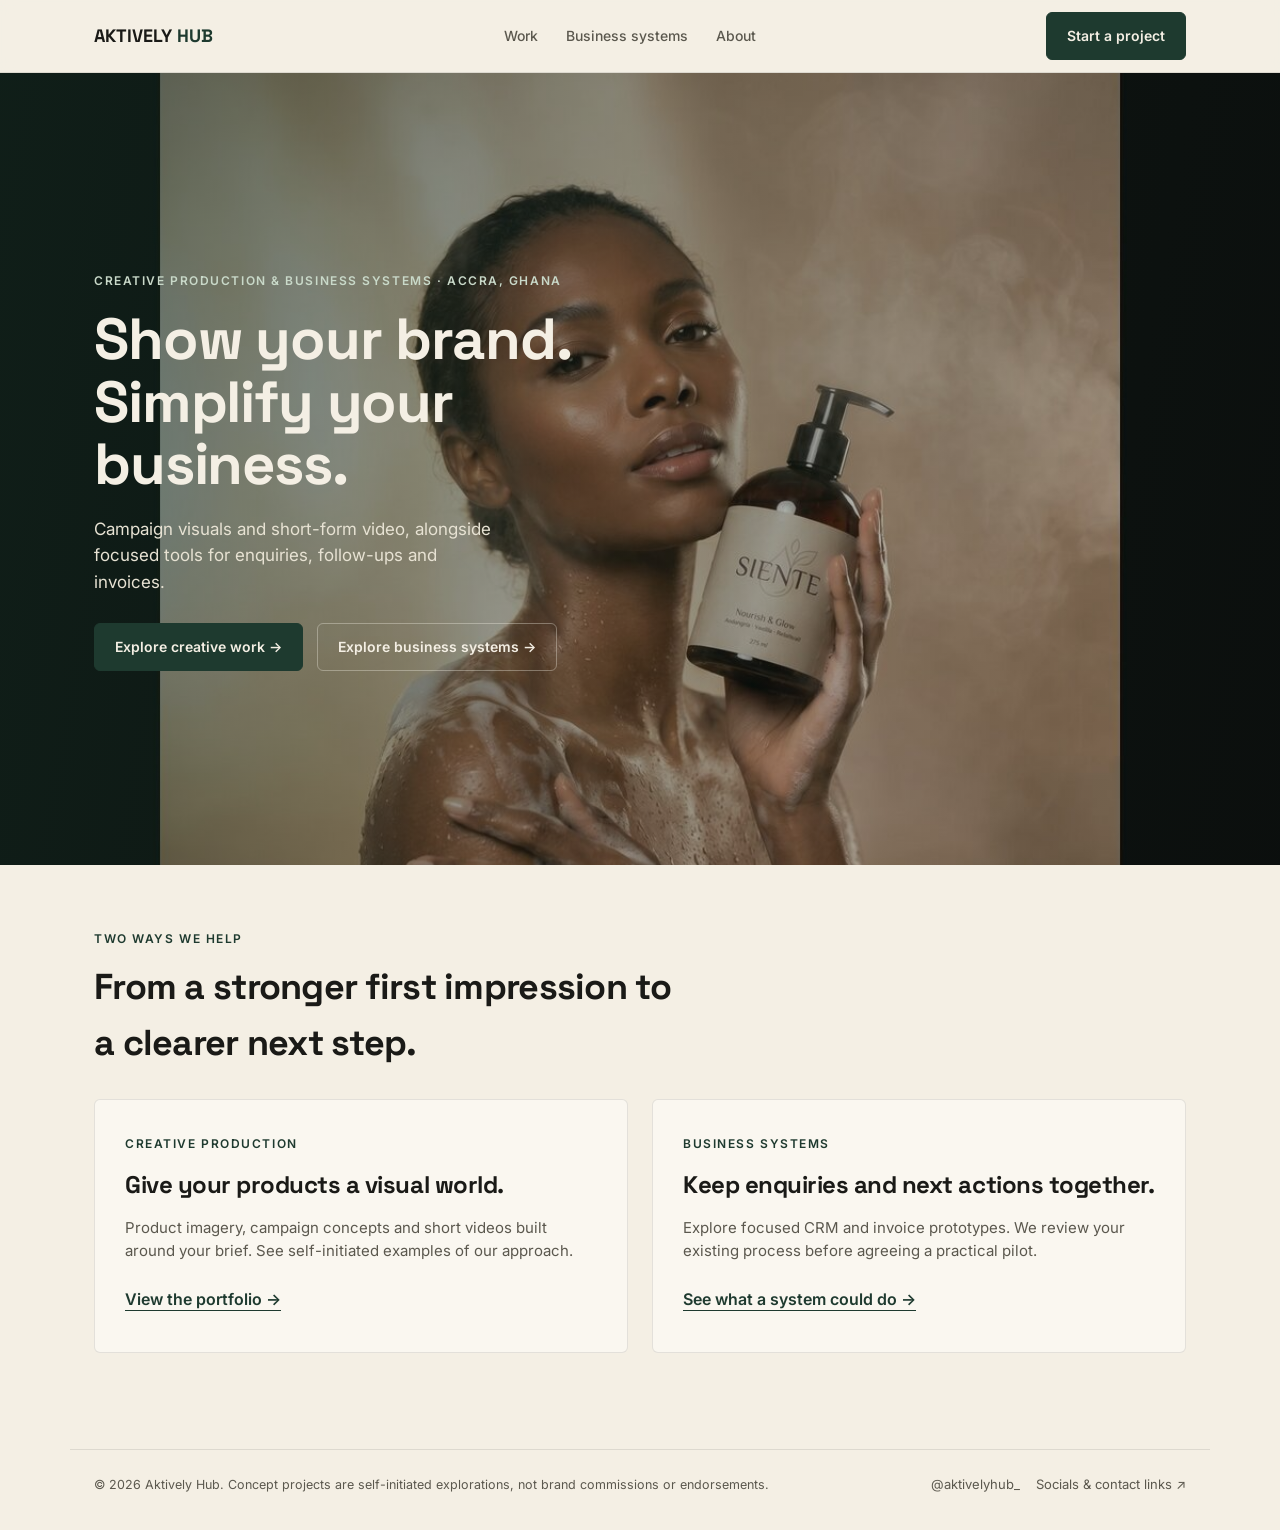
<file: index.html>
<!DOCTYPE html>
<html lang="en">
<head>
<meta charset="UTF-8">
<meta name="viewport" content="width=device-width, initial-scale=1.0">
<title>Aktively Hub — Creative Production & Business Systems</title>
<meta name="description" content="Campaign visuals, short-form video and practical business systems. Aktively Hub is based in Accra, Ghana.">
<link rel="preconnect" href="https://fonts.googleapis.com">
<link rel="preconnect" href="https://fonts.gstatic.com" crossorigin>
<link href="https://fonts.googleapis.com/css2?family=Inter:wght@400;500;600;700;800&family=Space+Grotesk:wght@500;600;700&display=swap" rel="stylesheet">
<link rel="stylesheet" href="assets/style.css?v=20261020b">
</head>
<body>

<header>
  <nav class="wrap">
    <a href="index.html" class="logo">AKTIVELY <span>HUB</span></a>
    <div class="navlinks">
      <a href="work.html">Work</a>
      <a href="systems.html">Business systems</a>
      <a href="about.html">About</a>
    </div>
    <div style="display:flex;align-items:center;gap:12px;">
      <a href="about.html#contact" class="btn navcta">Start a project</a>
      <button class="menu-toggle" id="menuToggle" aria-label="Menu" aria-controls="mobileMenu" aria-expanded="false">
        <svg width="22" height="22" viewBox="0 0 24 24" fill="none"><path d="M3 6h18M3 12h18M3 18h18" stroke="currentColor" stroke-width="2" stroke-linecap="round"/></svg>
      </button>
    </div>
  </nav>
  <div class="mobile-menu" id="mobileMenu">
    <a href="work.html">Work</a>
    <a href="systems.html">Business systems</a>
      <a href="about.html">About</a>
    <a href="about.html#contact">Start a project</a>
  </div>
</header>

<section class="hero">
  <div class="hero-bg"><img src="assets/siente-woman.jpg" alt="Siente campaign portrait"></div>
  <div class="wrap hero-inner">
    <span class="eyebrow">Creative production &amp; business systems · Accra, Ghana</span>
    <h1>Show your brand. Simplify your business.</h1>
    <p>Campaign visuals and short-form video, alongside focused tools for enquiries, follow-ups and invoices.</p>
    <div class="hero-actions">
      <a href="work.html" class="btn">Explore creative work →</a>
      <a href="systems.html" class="btn ghost">Explore business systems →</a>
    </div>
  </div>
</section>


<section class="wrap" aria-labelledby="offers-title">
  <div class="section-head"><span class="eyebrow">Two ways we help</span><h2 id="offers-title">From a stronger first impression to a clearer next step.</h2></div>
  <div class="offer-grid">
    <article class="offer-card"><span class="eyebrow">Creative production</span><h3>Give your products a visual world.</h3><p>Product imagery, campaign concepts and short videos built around your brief. See self-initiated examples of our approach.</p><a class="text-link" href="work.html">View the portfolio →</a></article>
    <article class="offer-card"><span class="eyebrow">Business systems</span><h3>Keep enquiries and next actions together.</h3><p>Explore focused CRM and invoice prototypes. We review your existing process before agreeing a practical pilot.</p><a class="text-link" href="systems.html">See what a system could do →</a></article>
  </div>
</section>

<footer>
  <div class="wrap footer-grid">
    <div class="foot-copy">© <span id="year"></span> Aktively Hub. Concept projects are self-initiated explorations, not brand commissions or endorsements.</div>
    <div class="socials">
      <a href="https://www.instagram.com/aktivelyhub_/" target="_blank" rel="noopener noreferrer">@aktivelyhub_</a>
      <a href="https://linktr.ee/aktivelyhub" target="_blank" rel="noopener noreferrer">Socials &amp; contact links ↗</a>
    </div>
  </div>
</footer>

<script src="assets/main.js?v=20261020b"></script>
</body>
</html>
</file>
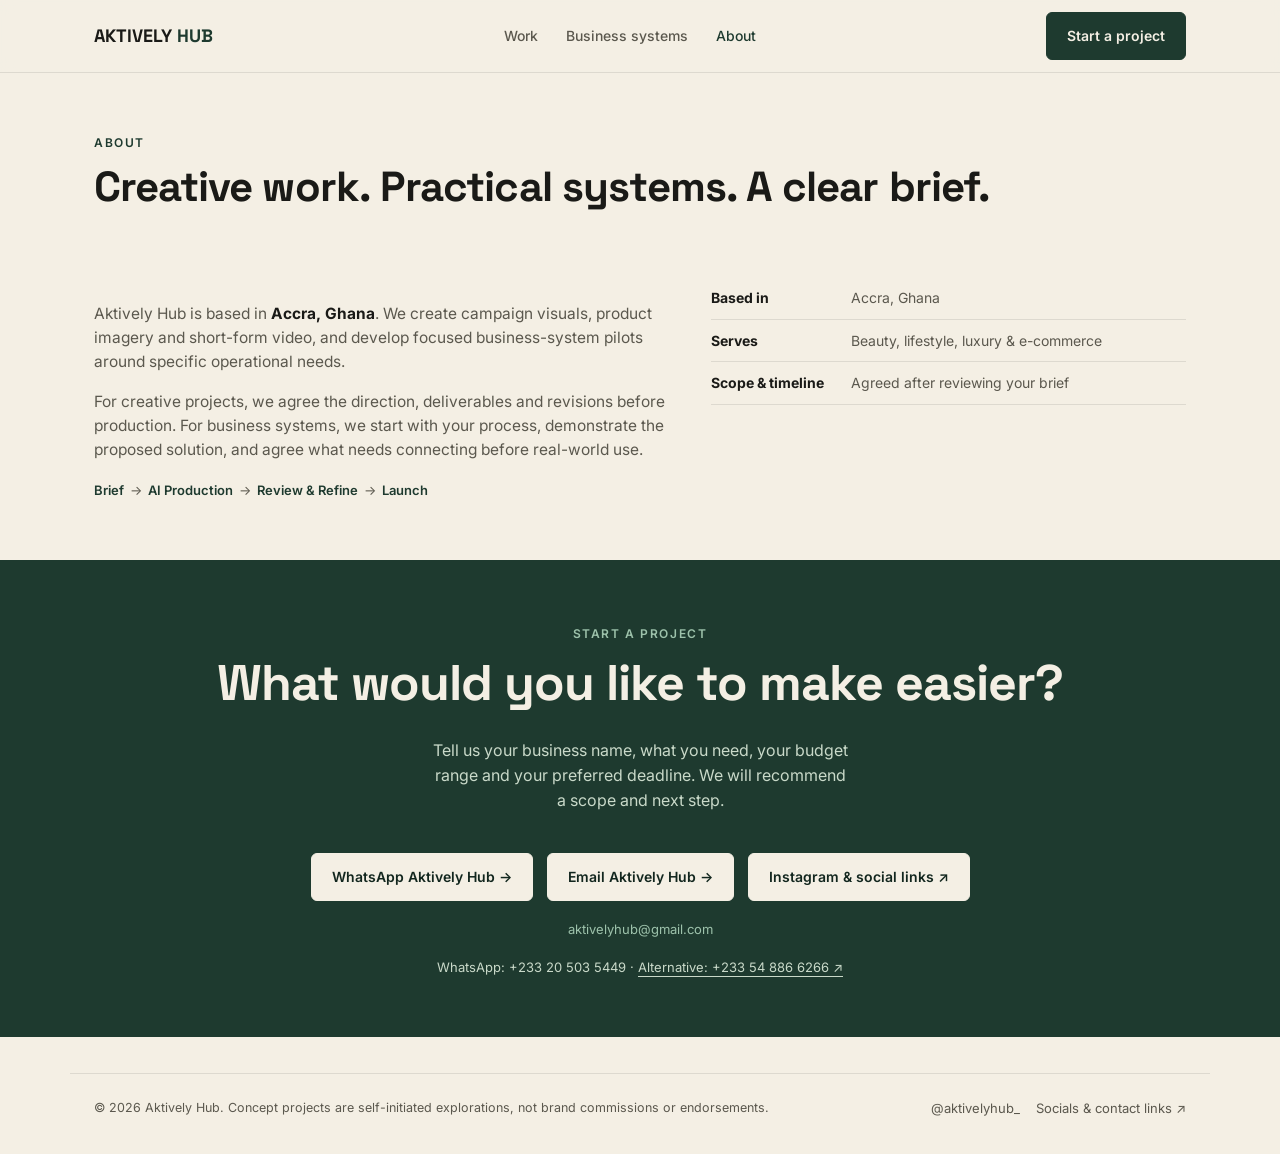
<file: about.html>
<!DOCTYPE html>
<html lang="en">
<head>
<meta charset="UTF-8">
<meta name="viewport" content="width=device-width, initial-scale=1.0">
<title>About &amp; Contact — Aktively Hub</title>
<meta name="description" content="Aktively Hub is an AI-powered creative agency based in Accra, Ghana, serving beauty, lifestyle, luxury, and e-commerce brands.">
<link rel="preconnect" href="https://fonts.googleapis.com">
<link rel="preconnect" href="https://fonts.gstatic.com" crossorigin>
<link href="https://fonts.googleapis.com/css2?family=Inter:wght@400;500;600;700;800&family=Space+Grotesk:wght@500;600;700&display=swap" rel="stylesheet">
<link rel="stylesheet" href="assets/style.css?v=20261020b">
</head>
<body>

<header>
  <nav class="wrap">
    <a href="index.html" class="logo">AKTIVELY <span>HUB</span></a>
    <div class="navlinks">
      <a href="work.html">Work</a>
      <a href="systems.html">Business systems</a>
      <a href="about.html" class="active">About</a>
    </div>
    <div style="display:flex;align-items:center;gap:12px;">
      <a href="about.html#contact" class="btn navcta">Start a project</a>
      <button class="menu-toggle" id="menuToggle" aria-label="Menu" aria-controls="mobileMenu" aria-expanded="false">
        <svg width="22" height="22" viewBox="0 0 24 24" fill="none"><path d="M3 6h18M3 12h18M3 18h18" stroke="currentColor" stroke-width="2" stroke-linecap="round"/></svg>
      </button>
    </div>
  </nav>
  <div class="mobile-menu" id="mobileMenu">
    <a href="work.html">Work</a>
    <a href="systems.html">Business systems</a>
      <a href="about.html">About</a>
    <a href="about.html#contact">Start a project</a>
  </div>
</header>

<div class="wrap page-head">
  <span class="eyebrow">About</span>
  <h1>Creative work. Practical systems. A clear brief.</h1>
</div>

<section id="about">
  <div class="wrap about-grid">
    <div class="about-copy reveal">
      <p>Aktively Hub is based in <b>Accra, Ghana</b>. We create campaign visuals, product imagery and short-form video, and develop focused business-system pilots around specific operational needs.</p>
      <p>For creative projects, we agree the direction, deliverables and revisions before production. For business systems, we start with your process, demonstrate the proposed solution, and agree what needs connecting before real-world use.</p>
      <div class="flow">
        <span>Brief</span><span class="sep">→</span><span>AI Production</span><span class="sep">→</span><span>Review &amp; Refine</span><span class="sep">→</span><span>Launch</span>
      </div>
    </div>
    <ul class="facts reveal">
      <li><b>Based in</b> Accra, Ghana</li>
      <li><b>Serves</b> Beauty, lifestyle, luxury &amp; e-commerce</li>
      <li><b>Scope &amp; timeline</b> Agreed after reviewing your brief</li>
    </ul>
  </div>
</section>

<section class="contact" id="contact">
  <div class="wrap">
    <span class="eyebrow" style="color:#9dc2ab;">Start a project</span>
    <h2>What would you like to make easier?</h2>
    <p>Tell us your business name, what you need, your budget range and your preferred deadline. We will recommend a scope and next step.</p>
    <a href="https://wa.me/233205035449?text=Hi%20Aktively%20Hub%2C%20I%27d%20like%20to%20discuss%20a%20project." class="btn" target="_blank" rel="noopener noreferrer">WhatsApp Aktively Hub →</a>
    <a href="mailto:aktivelyhub@gmail.com?subject=Aktively%20Hub%20project%20enquiry" class="btn contact-secondary">Email Aktively Hub →</a>
    <a href="https://linktr.ee/aktivelyhub" class="btn contact-secondary" target="_blank" rel="noopener noreferrer">Instagram &amp; social links ↗</a>
    <span class="contact-email">aktivelyhub@gmail.com</span>
    <p class="contact-alternative">WhatsApp: +233 20 503 5449 · <a href="https://wa.me/233548866266" target="_blank" rel="noopener noreferrer">Alternative: +233 54 886 6266 ↗</a></p>
  </div>
</section>

<footer>
  <div class="wrap footer-grid">
    <div class="foot-copy">© <span id="year"></span> Aktively Hub. Concept projects are self-initiated explorations, not brand commissions or endorsements.</div>
    <div class="socials">
      <a href="https://www.instagram.com/aktivelyhub_/" target="_blank" rel="noopener noreferrer">@aktivelyhub_</a>
      <a href="https://linktr.ee/aktivelyhub" target="_blank" rel="noopener noreferrer">Socials &amp; contact links ↗</a>
    </div>
  </div>
</footer>

<script src="assets/main.js?v=20261020b"></script>
</body>
</html>
</file>
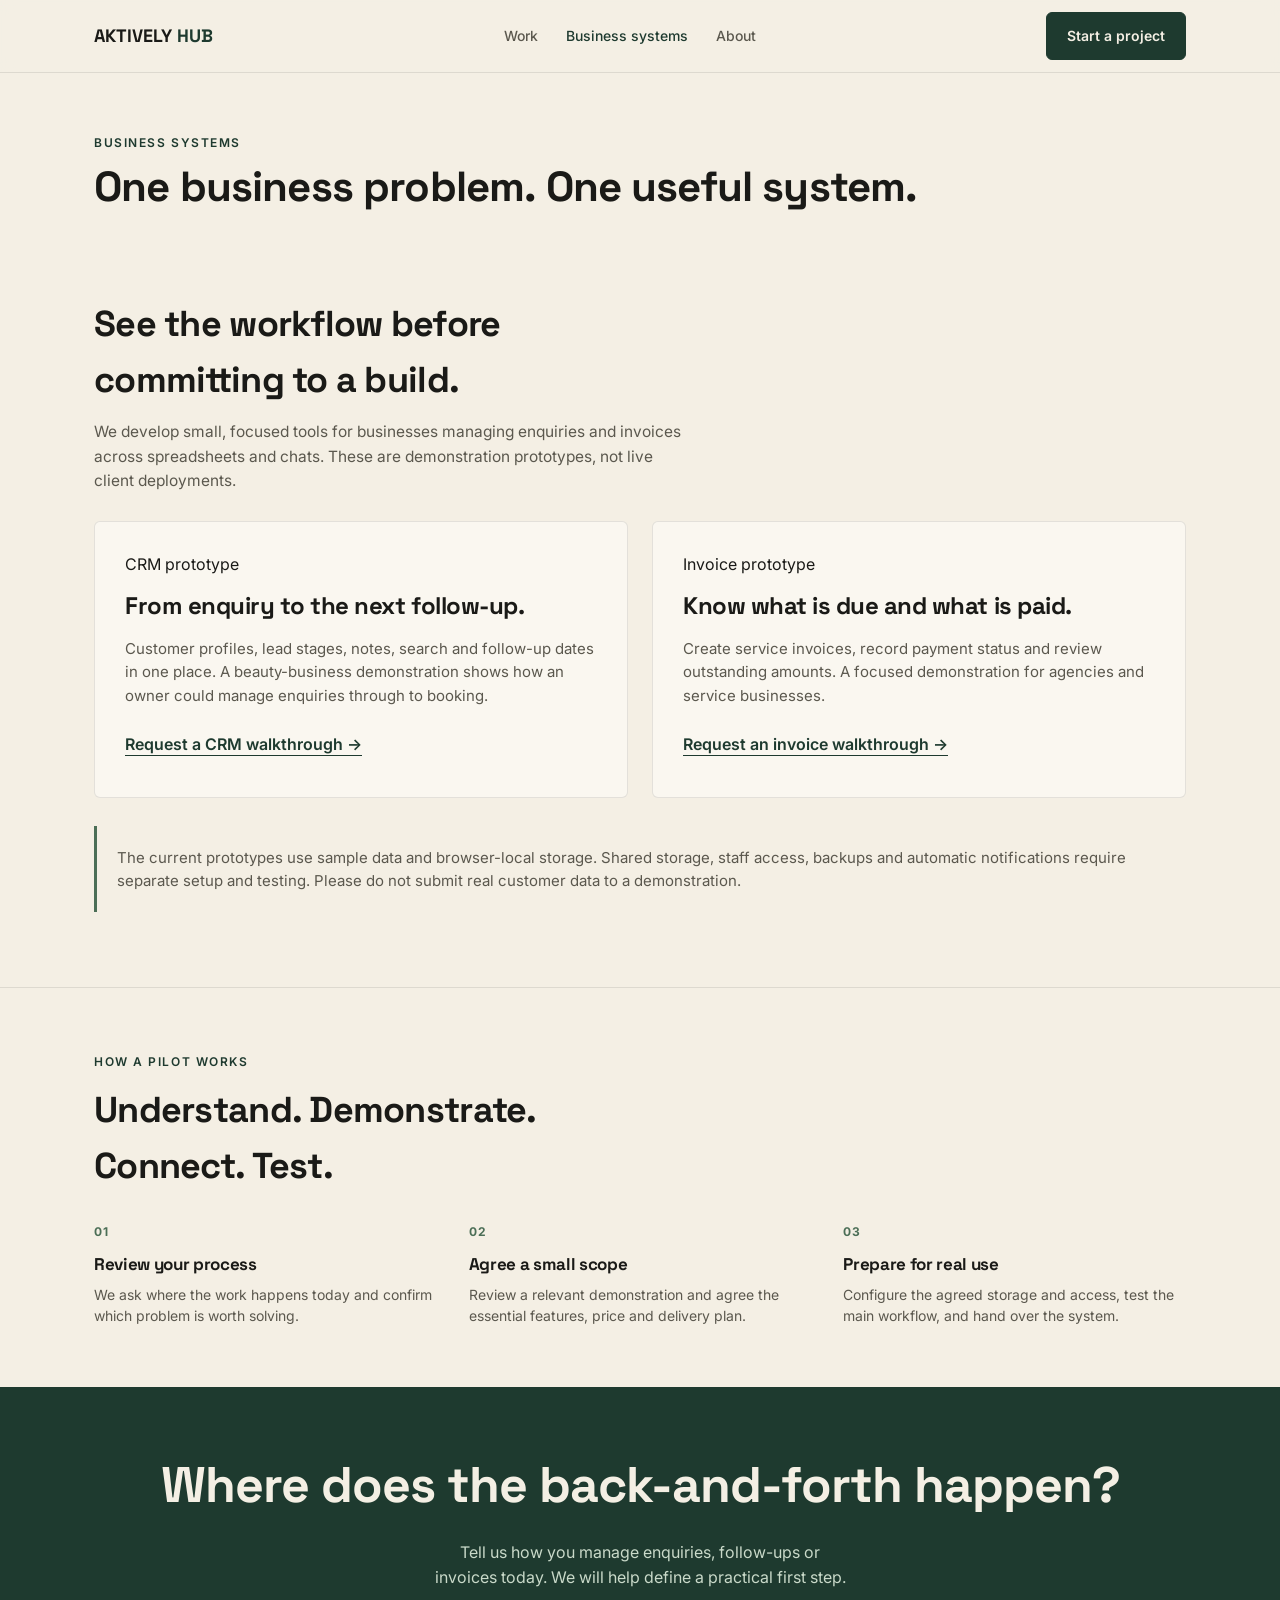
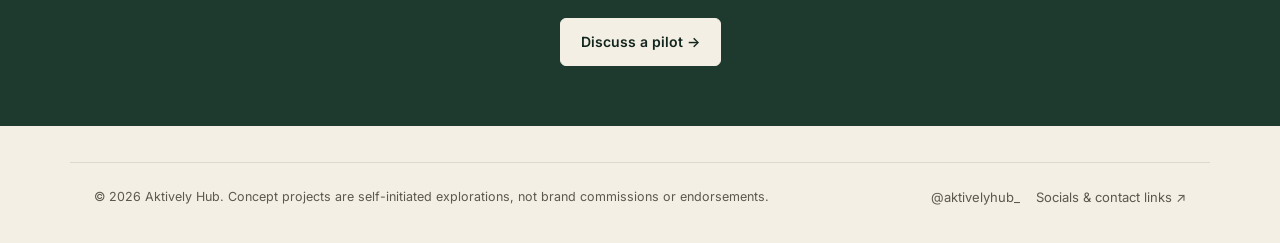
<file: systems.html>
<!DOCTYPE html>
<html lang="en">
<head>
<meta charset="UTF-8">
<meta name="viewport" content="width=device-width, initial-scale=1.0">
<title>Business Systems — Aktively Hub</title>
<meta name="description" content="Explore focused CRM and invoice prototypes from Aktively Hub in Accra. Start with one workflow and a scoped pilot.">
<link rel="preconnect" href="https://fonts.googleapis.com">
<link rel="preconnect" href="https://fonts.gstatic.com" crossorigin>
<link href="https://fonts.googleapis.com/css2?family=Inter:wght@400;500;600;700;800&family=Space+Grotesk:wght@500;600;700&display=swap" rel="stylesheet">
<link rel="stylesheet" href="assets/style.css?v=20261020b">
</head>
<body>

<header>
  <nav class="wrap">
    <a href="index.html" class="logo">AKTIVELY <span>HUB</span></a>
    <div class="navlinks">
      <a href="work.html">Work</a>
      <a href="systems.html" class="active">Business systems</a>
      <a href="about.html" >About</a>
    </div>
    <div style="display:flex;align-items:center;gap:12px;">
      <a href="about.html#contact" class="btn navcta">Start a project</a>
      <button class="menu-toggle" id="menuToggle" aria-label="Menu" aria-controls="mobileMenu" aria-expanded="false">
        <svg width="22" height="22" viewBox="0 0 24 24" fill="none"><path d="M3 6h18M3 12h18M3 18h18" stroke="currentColor" stroke-width="2" stroke-linecap="round"/></svg>
      </button>
    </div>
  </nav>
  <div class="mobile-menu" id="mobileMenu">
    <a href="work.html">Work</a>
    <a href="systems.html" class="active">Business systems</a>
      <a href="about.html">About</a>
    <a href="about.html#contact">Start a project</a>
  </div>
</header>

<div class="wrap page-head"><span class="eyebrow">Business systems</span><h1>One business problem. One useful system.</h1></div>
<section class="wrap">
  <div class="section-head"><h2>See the workflow before committing to a build.</h2><p>We develop small, focused tools for businesses managing enquiries and invoices across spreadsheets and chats. These are demonstration prototypes, not live client deployments.</p></div>
  <div class="offer-grid">
    <article class="offer-card"><span class="tag">CRM prototype</span><h3>From enquiry to the next follow-up.</h3><p>Customer profiles, lead stages, notes, search and follow-up dates in one place. A beauty-business demonstration shows how an owner could manage enquiries through to booking.</p><a class="text-link" href="mailto:aktivelyhub@gmail.com?subject=CRM%20demo%20request">Request a CRM walkthrough →</a></article>
    <article class="offer-card"><span class="tag">Invoice prototype</span><h3>Know what is due and what is paid.</h3><p>Create service invoices, record payment status and review outstanding amounts. A focused demonstration for agencies and service businesses.</p><a class="text-link" href="mailto:aktivelyhub@gmail.com?subject=Invoice%20demo%20request">Request an invoice walkthrough →</a></article>
  </div>
  <p class="demo-note">The current prototypes use sample data and browser-local storage. Shared storage, staff access, backups and automatic notifications require separate setup and testing. Please do not submit real customer data to a demonstration.</p>
</section>
<section class="services"><div class="wrap"><div class="section-head"><span class="eyebrow">How a pilot works</span><h2>Understand. Demonstrate. Connect. Test.</h2></div><div class="services-row">
  <article class="service-item"><div class="num">01</div><h3>Review your process</h3><p>We ask where the work happens today and confirm which problem is worth solving.</p></article>
  <article class="service-item"><div class="num">02</div><h3>Agree a small scope</h3><p>Review a relevant demonstration and agree the essential features, price and delivery plan.</p></article>
  <article class="service-item"><div class="num">03</div><h3>Prepare for real use</h3><p>Configure the agreed storage and access, test the main workflow, and hand over the system.</p></article>
</div></div></section>
<section class="contact"><div class="wrap"><h2>Where does the back-and-forth happen?</h2><p>Tell us how you manage enquiries, follow-ups or invoices today. We will help define a practical first step.</p><a class="btn" href="about.html#contact">Discuss a pilot →</a></div></section>
<footer>
  <div class="wrap footer-grid">
    <div class="foot-copy">© <span id="year"></span> Aktively Hub. Concept projects are self-initiated explorations, not brand commissions or endorsements.</div>
    <div class="socials">
      <a href="https://www.instagram.com/aktivelyhub_/" target="_blank" rel="noopener noreferrer">@aktivelyhub_</a>
      <a href="https://linktr.ee/aktivelyhub" target="_blank" rel="noopener noreferrer">Socials &amp; contact links ↗</a>
    </div>
  </div>
</footer>

<script src="assets/main.js?v=20261020b"></script>
</body>
</html>
</file>
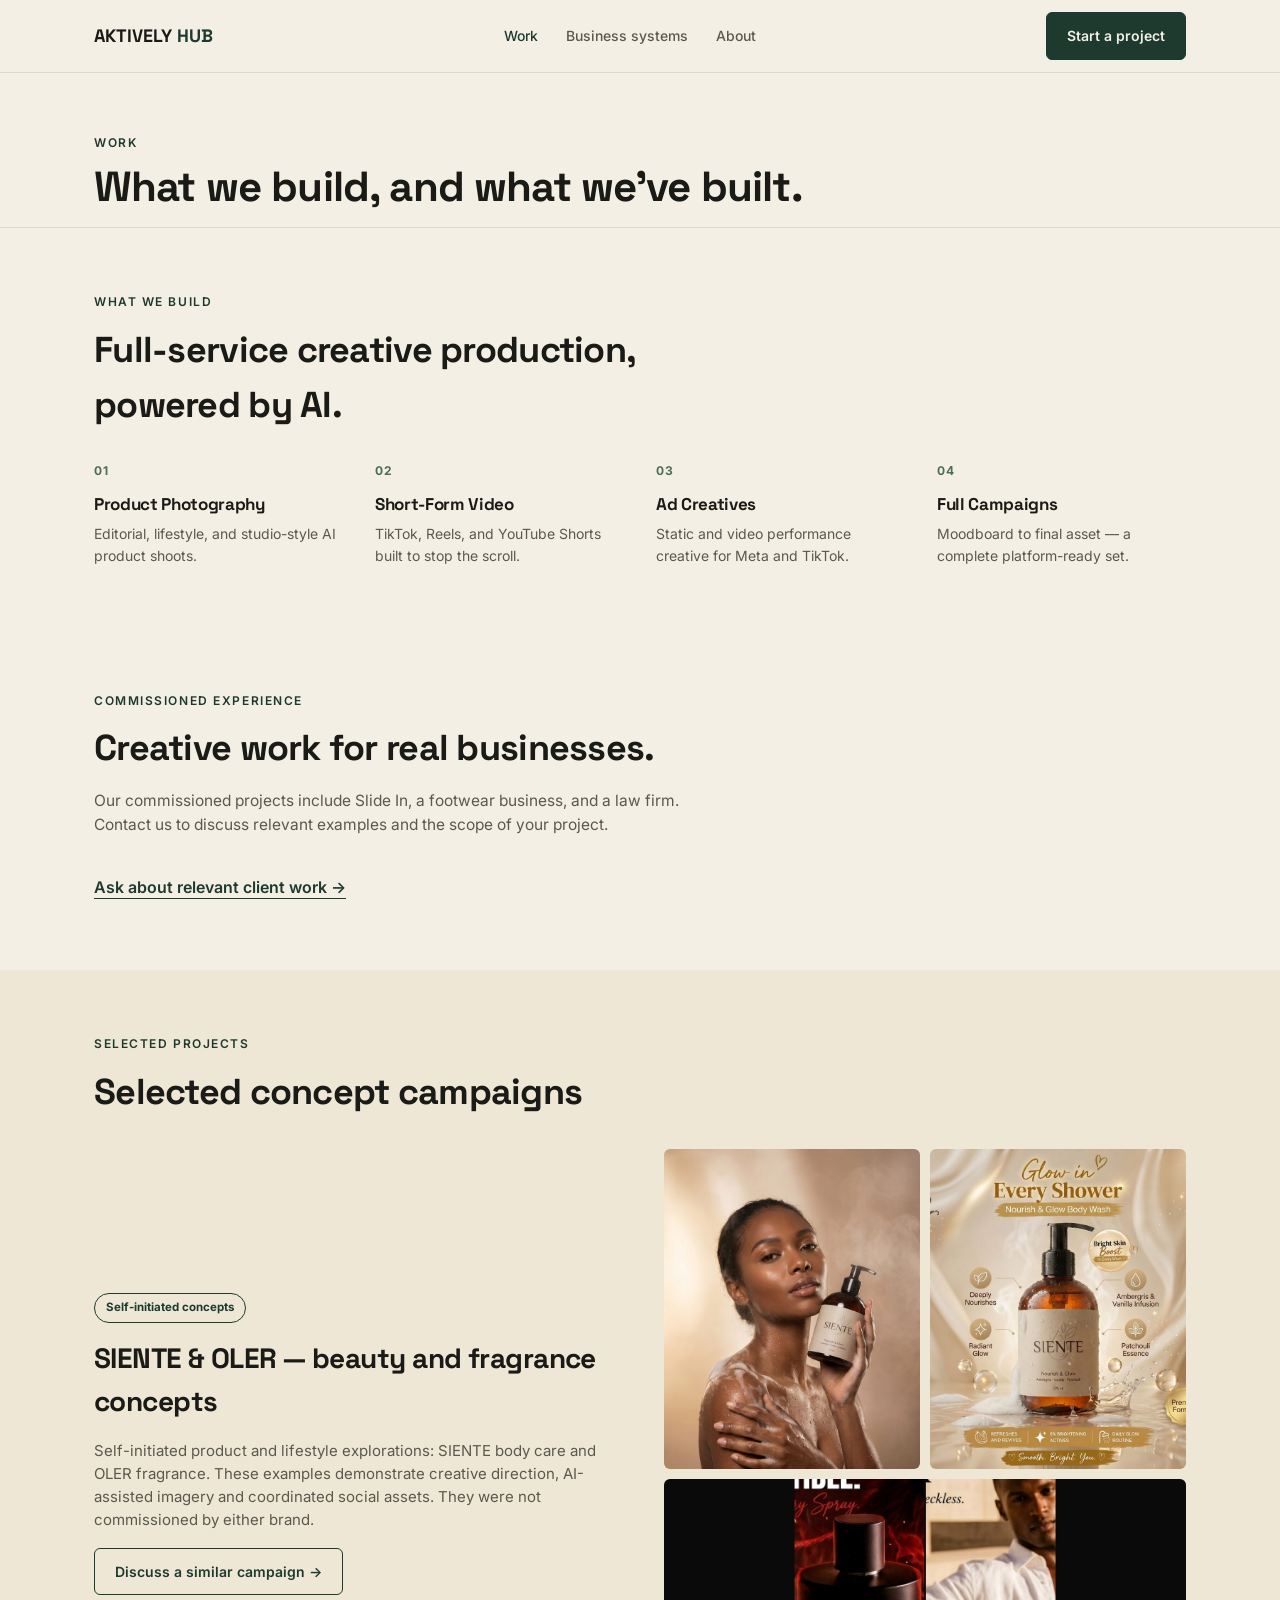
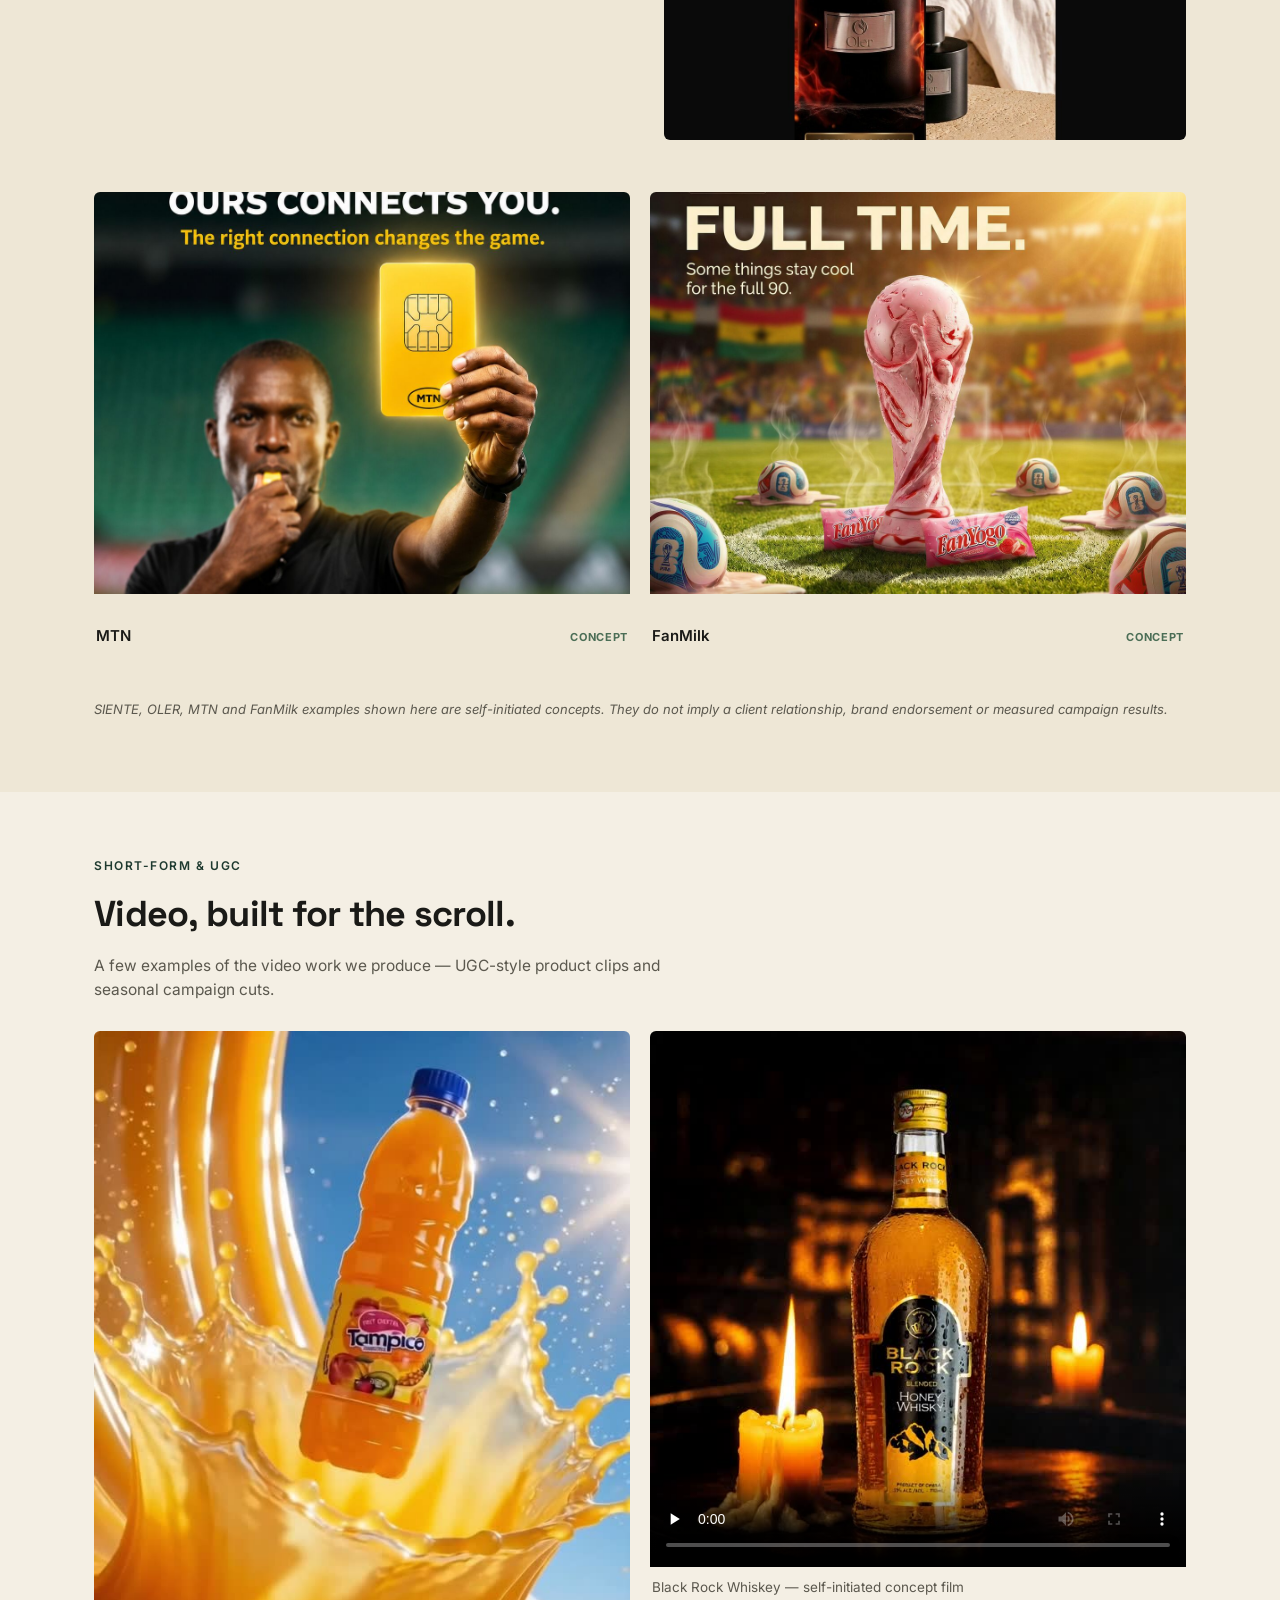
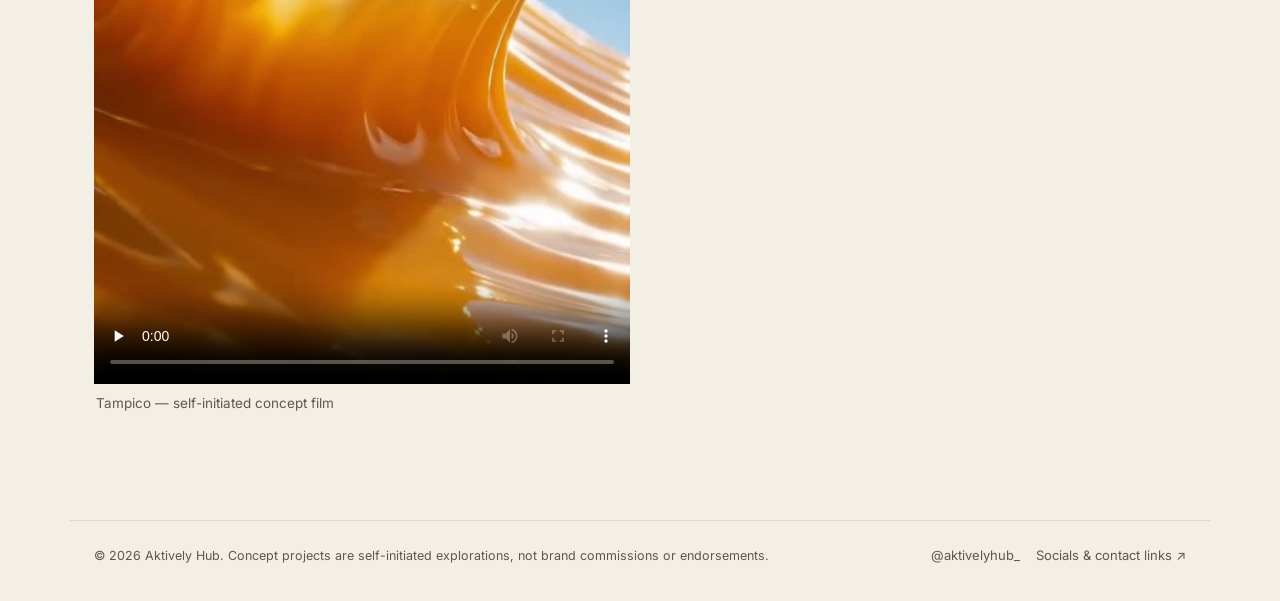
<file: work.html>
<!DOCTYPE html>
<html lang="en">
<head>
<meta charset="UTF-8">
<meta name="viewport" content="width=device-width, initial-scale=1.0">
<title>Work &amp; Services — Aktively Hub</title>
<meta name="description" content="Product photography, short-form video, ad creatives, and full campaigns from Aktively Hub — clearly labelled concept campaigns and our creative services.">
<link rel="preconnect" href="https://fonts.googleapis.com">
<link rel="preconnect" href="https://fonts.gstatic.com" crossorigin>
<link href="https://fonts.googleapis.com/css2?family=Inter:wght@400;500;600;700;800&family=Space+Grotesk:wght@500;600;700&display=swap" rel="stylesheet">
<link rel="stylesheet" href="assets/style.css?v=20261020b">
</head>
<body>

<header>
  <nav class="wrap">
    <a href="index.html" class="logo">AKTIVELY <span>HUB</span></a>
    <div class="navlinks">
      <a href="work.html" class="active">Work</a>
      <a href="systems.html">Business systems</a>
      <a href="about.html">About</a>
    </div>
    <div style="display:flex;align-items:center;gap:12px;">
      <a href="about.html#contact" class="btn navcta">Start a project</a>
      <button class="menu-toggle" id="menuToggle" aria-label="Menu" aria-controls="mobileMenu" aria-expanded="false">
        <svg width="22" height="22" viewBox="0 0 24 24" fill="none"><path d="M3 6h18M3 12h18M3 18h18" stroke="currentColor" stroke-width="2" stroke-linecap="round"/></svg>
      </button>
    </div>
  </nav>
  <div class="mobile-menu" id="mobileMenu">
    <a href="work.html">Work</a>
    <a href="systems.html">Business systems</a>
      <a href="about.html">About</a>
    <a href="about.html#contact">Start a project</a>
  </div>
</header>

<div class="wrap page-head">
  <span class="eyebrow">Work</span>
  <h1>What we build, and what we've built.</h1>
</div>

<section class="services" id="services">
  <div class="wrap">
    <div class="section-head reveal">
      <span class="eyebrow">What we build</span>
      <h2>Full-service creative production, powered by AI.</h2>
    </div>
    <div class="services-row reveal">
      <div class="service-item">
        <div class="num">01</div>
        <h3>Product Photography</h3>
        <p>Editorial, lifestyle, and studio-style AI product shoots.</p>
      </div>
      <div class="service-item">
        <div class="num">02</div>
        <h3>Short-Form Video</h3>
        <p>TikTok, Reels, and YouTube Shorts built to stop the scroll.</p>
      </div>
      <div class="service-item">
        <div class="num">03</div>
        <h3>Ad Creatives</h3>
        <p>Static and video performance creative for Meta and TikTok.</p>
      </div>
      <div class="service-item">
        <div class="num">04</div>
        <h3>Full Campaigns</h3>
        <p>Moodboard to final asset — a complete platform-ready set.</p>
      </div>
    </div>
  </div>
</section>

<section class="wrap" aria-labelledby="commissions-title">
  <div class="section-head"><span class="eyebrow">Commissioned experience</span><h2 id="commissions-title">Creative work for real businesses.</h2><p>Our commissioned projects include Slide In, a footwear business, and a law firm. Contact us to discuss relevant examples and the scope of your project.</p></div>
  <a class="text-link" href="about.html#contact">Ask about relevant client work →</a>
</section>
<section class="work" id="work">
  <div class="wrap">
    <div class="section-head reveal">
      <span class="eyebrow">Selected Projects</span>
      <h2>Selected concept campaigns</h2>
    </div>

    <div class="featured reveal">
      <div class="featured-copy">
        <span class="tag">Self-initiated concepts</span>
        <h3>SIENTE &amp; OLER — beauty and fragrance concepts</h3>
        <p>Self-initiated product and lifestyle explorations: SIENTE body care and OLER fragrance. These examples demonstrate creative direction, AI-assisted imagery and coordinated social assets. They were not commissioned by either brand.</p>
        <a href="about.html#contact" class="btn ghost" style="border-color:var(--forest);color:var(--forest);">Discuss a similar campaign →</a>
      </div>
      <div class="featured-media">
        <img src="assets/siente-woman.jpg" alt="Siente campaign lifestyle photography">
        <img src="assets/siente-product.jpg" alt="Siente product photography">
        <img class="full" src="assets/oler-collage.jpg" alt="Oler fragrance campaign collage">
      </div>
    </div>

    <div class="concept-row reveal">
      <div class="concept-card">
        <img src="assets/mtn-hattrick.jpg" alt="MTN concept campaign">
        <div class="concept-cap"><h4>MTN</h4><span>Concept</span></div>
      </div>
      <div class="concept-card">
        <img src="assets/fanmilk-worldcup.jpg" alt="FanMilk concept campaign">
        <div class="concept-cap"><h4>FanMilk</h4><span>Concept</span></div>
      </div>
    </div>
    <p class="caveat reveal" style="margin-top:22px;">SIENTE, OLER, MTN and FanMilk examples shown here are self-initiated concepts. They do not imply a client relationship, brand endorsement or measured campaign results.</p>
  </div>
</section>

<section id="reel">
  <div class="wrap">
    <div class="section-head reveal">
      <span class="eyebrow">Short-Form &amp; UGC</span>
      <h2>Video, built for the scroll.</h2>
      <p>A few examples of the video work we produce — UGC-style product clips and seasonal campaign cuts.</p>
    </div>
    <div class="reel-row reveal">
      <div class="reel-card">
        <video aria-label="Tampico concept film" controls playsinline preload="none" poster="assets/video-tampico-poster.jpg">
          <source src="video-tampico.mp4" type="video/mp4">
        </video>
        <div class="reel-cap">Tampico — self-initiated concept film</div>
      </div>
      <div class="reel-card square">
        <video aria-label="Black Rock concept film" controls playsinline preload="none" poster="assets/video-malt-poster.jpg">
          <source src="assets/video-malt.mp4" type="video/mp4">
        </video>
        <div class="reel-cap">Black Rock Whiskey — self-initiated concept film</div>
      </div>
    </div>
  </div>
</section>

<footer>
  <div class="wrap footer-grid">
    <div class="foot-copy">© <span id="year"></span> Aktively Hub. Concept projects are self-initiated explorations, not brand commissions or endorsements.</div>
    <div class="socials">
      <a href="https://www.instagram.com/aktivelyhub_/" target="_blank" rel="noopener noreferrer">@aktivelyhub_</a>
      <a href="https://linktr.ee/aktivelyhub" target="_blank" rel="noopener noreferrer">Socials &amp; contact links ↗</a>
    </div>
  </div>
</footer>

<script src="assets/main.js?v=20261020b"></script>
</body>
</html>
</file>
<file: assets/style.css>
:root{
  --ivory:#f4efe4;
  --forest:#1e3a2f;
  --forest-deep:#12261e;
  --moss:#4b6e56;
  --ink:#1a1a17;
  --ink-soft:#5b584e;
  --line: rgba(26,26,23,0.10);
  --radius: 6px;
  --maxw: 1140px;
}
*{box-sizing:border-box;}
html{scroll-behavior:smooth;}
body{
  margin:0;
  font-family:'Inter',-apple-system,sans-serif;
  background:var(--ivory);
  color:var(--ink);
  line-height:1.55;
  -webkit-font-smoothing:antialiased;
}
h1,h2,h3,.display{
  font-family:'Space Grotesk','Inter',sans-serif;
  font-weight:700;
  letter-spacing:-0.02em;
  margin:0;
}
a{color:inherit;text-decoration:none;}
img{max-width:100%;display:block;}
.wrap{max-width:var(--maxw);margin:0 auto;padding:0 24px;}
.eyebrow{
  font-size:12px;font-weight:600;letter-spacing:0.13em;
  text-transform:uppercase;color:var(--forest);
}
.caveat{font-size:13px;color:var(--ink-soft);font-style:italic;}

/* NAV */
header{
  position:sticky;top:0;z-index:100;
  background:rgba(244,239,228,0.92);
  backdrop-filter:blur(8px);
  border-bottom:1px solid var(--line);
}
nav.wrap{display:flex;align-items:center;justify-content:space-between;height:72px;}
.logo{font-family:'Space Grotesk',sans-serif;font-weight:700;font-size:18px;}
.logo span{color:var(--forest);}
.navlinks{display:none;gap:28px;align-items:center;}
@media(min-width:860px){.navlinks{display:flex;}}
.navlinks a{font-size:14px;font-weight:500;color:var(--ink-soft);transition:color .2s;}
.navlinks a:hover, .navlinks a.active{color:var(--forest);}
.btn{
  display:inline-flex;align-items:center;gap:8px;padding:12px 20px;
  background:var(--forest);color:var(--ivory);border-radius:var(--radius);
  font-size:14px;font-weight:600;transition:background .2s, transform .2s;
  border:1px solid var(--forest);
}
.btn:hover{background:var(--forest-deep);transform:translateY(-1px);}
.btn.ghost{background:transparent;color:var(--ink);border:1px solid var(--line);}
.btn.ghost:hover{border-color:var(--forest);color:var(--forest);}
.navcta{display:none;}
@media(min-width:860px){.navcta{display:inline-flex;}}
.menu-toggle{display:flex;background:none;border:none;cursor:pointer;padding:8px;}
@media(min-width:860px){.menu-toggle{display:none;}}
.mobile-menu{display:none;flex-direction:column;background:var(--ivory);border-bottom:1px solid var(--line);}
.mobile-menu.open{display:flex;}
.mobile-menu a{padding:14px 24px;border-top:1px solid var(--line);font-weight:500;}
@media(min-width:860px){.mobile-menu{display:none !important;}}

/* HERO (index only) */
.hero{position:relative;overflow:hidden;min-height:88vh;display:flex;align-items:center;}
.hero-bg{position:absolute;inset:0;}
.hero-bg img{width:100%;height:100%;object-fit:cover;object-position:center 20%;}
.hero-bg::after{
  content:'';position:absolute;inset:0;
  background:linear-gradient(100deg, rgba(18,38,30,0.72) 0%, rgba(18,38,30,0.42) 45%, rgba(18,38,30,0.18) 100%);
}
.hero-inner{position:relative;z-index:2;color:var(--ivory);padding:48px 0;width:100%;}
.hero-inner .eyebrow{color:#c9d9c9;}
.hero h1{font-size:clamp(32px,5.2vw,58px);line-height:1.08;margin:16px 0 20px;max-width:13ch;}
.hero p{font-size:clamp(15px,1.5vw,17px);max-width:38ch;color:#e7e2d3;margin-bottom:28px;}
.hero-actions{display:flex;gap:14px;flex-wrap:wrap;align-items:center;}
.hero .btn.ghost{border-color:rgba(244,239,228,0.35);color:var(--ivory);}
.hero .btn.ghost:hover{border-color:var(--ivory);}

/* PAGE HERO (small header for inner pages) */
.page-head{padding:56px 0 8px;}
.page-head .eyebrow{margin-bottom:10px;}
.page-head h1{font-size:clamp(28px,4vw,42px);}

section{padding:60px 0;}
.section-head{max-width:600px;margin-bottom:28px;}
.section-head h2{font-size:clamp(26px,3.6vw,36px);margin-top:10px;}
.section-head p{color:var(--ink-soft);margin-top:12px;font-size:15.5px;}

/* SERVICES */
.services{border-top:1px solid var(--line);}
.services-row{
  display:grid;grid-template-columns:repeat(auto-fit,minmax(220px,1fr));
  gap:32px;
}
.service-item .num{font-size:12px;font-weight:700;color:var(--moss);letter-spacing:0.08em;}
.service-item h3{font-size:17px;margin:10px 0 6px;}
.service-item p{font-size:14px;color:var(--ink-soft);margin:0;}

/* WORK */
.work{background:#eee7d6;}
.featured{display:grid;grid-template-columns:1fr;gap:32px;align-items:center;margin-bottom:52px;}
@media(min-width:900px){.featured{grid-template-columns:1fr 1fr;gap:48px;}}
.featured-copy .tag{
  display:inline-block;font-size:11.5px;font-weight:700;padding:5px 11px;
  border:1px solid var(--forest);color:var(--forest);border-radius:100px;margin-bottom:14px;
}
.featured-copy h3{font-size:clamp(22px,2.8vw,28px);margin-bottom:12px;}
.featured-copy p{color:var(--ink-soft);font-size:15px;margin-bottom:16px;}
.featured-media{display:grid;grid-template-columns:1fr 1fr;gap:10px;}
.featured-media img{border-radius:var(--radius);aspect-ratio:4/5;object-fit:cover;}
.featured-media .full{grid-column:1/3;aspect-ratio:16/8;}

.concept-row{display:grid;grid-template-columns:repeat(auto-fit,minmax(240px,1fr));gap:20px;}
.concept-card{border-radius:var(--radius);overflow:hidden;}
.concept-card img{aspect-ratio:4/3;object-fit:cover;transition:transform .4s ease;}
.concept-card:hover img{transform:scale(1.03);}
.concept-cap{display:flex;justify-content:space-between;align-items:baseline;padding:10px 2px;}
.concept-cap h4{font-size:15px;font-weight:600;}
.concept-cap span{font-size:11px;font-weight:700;letter-spacing:0.06em;text-transform:uppercase;color:var(--moss);}

/* REEL */
.reel-row{display:grid;grid-template-columns:repeat(auto-fit,minmax(220px,1fr));gap:20px;}
.reel-card{border-radius:var(--radius);overflow:hidden;background:#000;}
.reel-card video{width:100%;aspect-ratio:9/16;object-fit:cover;background:#000;}
.reel-card.square video{aspect-ratio:1/1;}
.reel-cap{padding:10px 2px;font-size:13.5px;color:var(--ink-soft);}

/* ABOUT */
.about-grid{display:grid;grid-template-columns:1fr;gap:36px;}
@media(min-width:900px){.about-grid{grid-template-columns:1.1fr 0.9fr;}}
.about-copy p{font-size:15.5px;color:var(--ink-soft);margin-bottom:14px;}
.about-copy p b{color:var(--ink);}
.flow{display:flex;flex-wrap:wrap;gap:6px;align-items:center;font-size:13px;color:var(--forest);font-weight:600;margin-top:18px;}
.flow span.sep{color:var(--ink-soft);font-weight:400;}
.facts{list-style:none;padding:0;margin:0;display:grid;gap:10px;align-content:start;}
.facts li{display:flex;gap:10px;font-size:14px;color:var(--ink-soft);padding-bottom:10px;border-bottom:1px solid var(--line);}
.facts li b{color:var(--ink);min-width:130px;display:inline-block;}

/* CONTACT */
.contact{background:var(--forest);color:var(--ivory);text-align:center;}
.contact h2{font-size:clamp(30px,5.6vw,50px);margin-bottom:16px;}
.contact p{color:#c9d9c9;font-size:16px;max-width:42ch;margin:0 auto 28px;}
.contact .btn{background:var(--ivory);color:var(--forest-deep);border-color:var(--ivory);}
.contact .btn:hover{background:#fff;}
.contact-email{display:block;margin-top:18px;font-size:13px;color:#9dc2ab;}

footer{padding:36px 0;}
.footer-grid{display:flex;flex-wrap:wrap;gap:16px;justify-content:space-between;align-items:center;border-top:1px solid var(--line);padding-top:24px;}
.socials{display:flex;gap:16px;flex-wrap:wrap;font-size:13px;color:var(--ink-soft);}
.foot-copy{font-size:12.5px;color:var(--ink-soft);}

.reveal{opacity:0;transform:translateY(14px);transition:opacity .6s ease, transform .6s ease;}
.reveal.in{opacity:1;transform:translateY(0);}
@media (prefers-reduced-motion: reduce){
  .reveal{opacity:1;transform:none;transition:none;}
  .concept-card img{transition:none;}
}

/* Service paths and accessible defaults */
.hero-inner{padding:48px 24px;}
.page-head{padding:56px 24px 8px;}
.offer-grid{display:grid;grid-template-columns:repeat(2,minmax(0,1fr));gap:24px;}
.offer-card{padding:30px;border:1px solid var(--line);border-radius:var(--radius);background:#faf7f0;}
.offer-card h3{font-size:24px;line-height:1.2;margin:16px 0;}
.offer-card p,.demo-note{color:var(--ink-soft);font-size:15px;}
.text-link{display:inline-block;font-weight:600;color:var(--forest);padding:10px 0;text-decoration:underline;text-underline-offset:5px;}
.demo-note{padding:20px;border-left:3px solid var(--moss);margin-top:28px;}
.contact-secondary{margin:12px 0 0 10px;}
.contact .contact-alternative{font-size:13px;margin:18px auto 0;max-width:60ch;}.contact-alternative a{text-decoration:underline;text-underline-offset:4px;}
.reel-card{background:transparent;}
.reel-card video{display:block;background:#000;}
.reel-card img{width:100%;aspect-ratio:9/16;object-fit:cover;border-radius:var(--radius);}
.reel-cap{display:block;}
a:focus-visible,button:focus-visible,video:focus-visible{outline:3px solid #b17728;outline-offset:5px;}
.menu-toggle{min-height:44px;min-width:44px;align-items:center;justify-content:center;}
.reveal{opacity:1;transform:none;}
section[id]{scroll-margin-top:90px;}
@media(max-width:640px){.offer-grid{grid-template-columns:1fr;}.offer-card{padding:24px;}.contact-secondary{margin-left:0;}.facts li b{min-width:110px;}.hero{min-height:76vh;}}
@media(prefers-reduced-motion:reduce){html{scroll-behavior:auto;}.btn{transition:none;}}

section.wrap{padding:60px 24px;}
</file>
